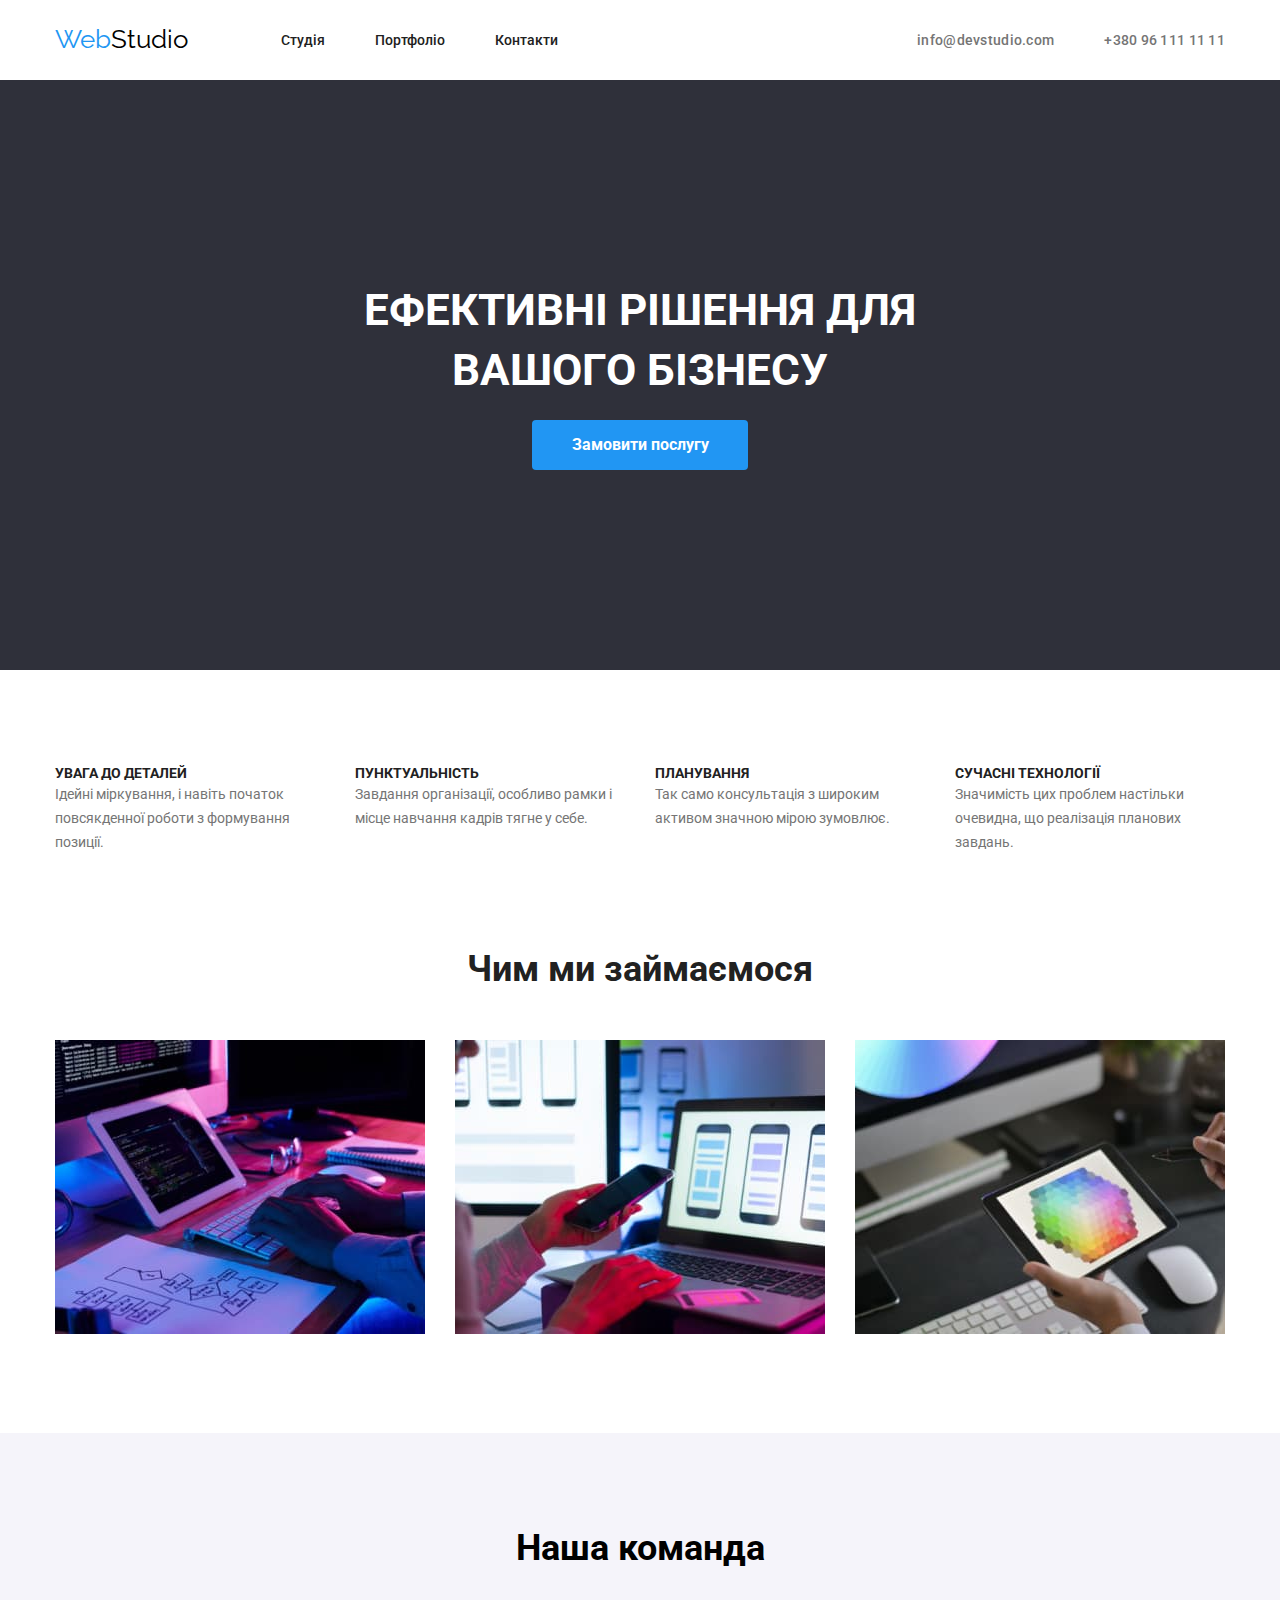
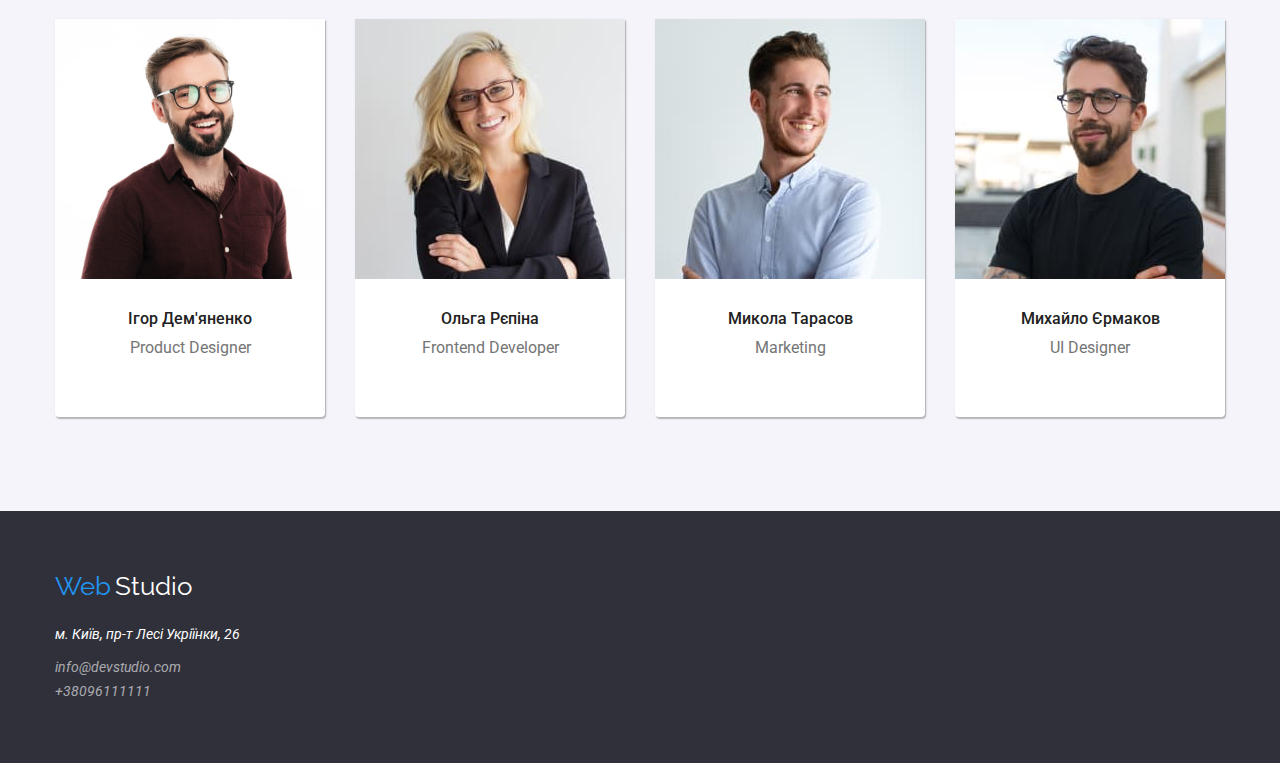
<file: index.html>
<!DOCTYPE html>
<html lang="en">
  <head>
    <meta charset="UTF-8" />
    <meta http-equiv="X-UA-Compatible" content="IE=edge" />
    <meta name="viewport" content="width=device-width, initial-scale=1.0" />
    <link rel="preconnect" href="https://fonts.googleapis.com" />
    <link rel="preconnect" href="https://fonts.gstatic.com" crossorigin />
    <link
      href="https://fonts.googleapis.com/css2?family=Raleway:wght@700&family=Roboto:wght@400;500;700;900&display=swap"
      rel="stylesheet"
    />
    <link
      rel="stylesheet"
      href="https://cdnjs.cloudflare.com/ajax/libs/modern-normalize/1.1.0/modern-normalize.min.css"
    />
    <link rel="stylesheet" href="./Styles/styles.css" />
    <title>Web studio</title>
  </head>
  <body class="body">
    <!--Header-->
    <header class="header">
      <div class="conteiner header_navi">
        <nav>
          <ul class="header_list list">
            <li class="item">
              <a
                class="header_logo"
                href="./index.html"
                rel="noopeper noreforrer nofollow"
                ><span class="web">Web</span
                ><span class="webstudio">Studio</span></a
              >
            </li>
            <li class="header_item">
              <a class="studio" href="">Студія</a>
            </li>
            <li class="header_item">
              <a
                class="portfolio"
                href="./portfolio.html"
                rel="noopeper noreforrer nofollow"
                >Портфоліо</a
              >
            </li>
            <li class="header_item">
              <a class="contacs" href="">Контакти</a>
            </li>
          </ul>
        </nav>
        <!--Top Line-->
        <ul class="out_list list">
          <li class="item">
            <a
              class="mail"
              href="mailto:info@devstudio.com"
              rel="noopeper noreforrer nofollow"
              >info@devstudio.com</a
            >
          </li>
          <li class="item">
            <a class="tel" href="tel:+380961111111">+380 96 111 11 11</a>
          </li>
        </ul>
      </div>
    </header>
    <!--Hero-->
    <main class="main">
      <section class="section hero">
        <div class="conteiner main_class">
          <h1 class="hero_title">Ефективні рішення для вашого бізнесу</h1>
          <button type="button" class="hero_btm">
            <span class="button_text">Замовити послугу</span>
          </button>
        </div>
      </section>
      <!--description-->
      <section class="section section_description">
        <div class="conteiner">
          <ul class="description">
            <li class="description_title">
              <h3 class="description-list">УВАГА ДО ДЕТАЛЕЙ</h3>
              <p class="coment">
                Ідейні міркування, і навіть початок повсякденної роботи з
                формування позиції.
              </p>
            </li>
            <li class="description_title">
              <h3 class="description-list">ПУНКТУАЛЬНІСТЬ</h3>
              <p class="coment">
                Завдання організації, особливо рамки і місце навчання кадрів
                тягне у себе.
              </p>
            </li>
            <li class="description_title">
              <h3 class="description-list">ПЛАНУВАННЯ</h3>
              <p class="coment">
                Так само консультація з широким активом значною мірою зумовлює.
              </p>
            </li>
            <li class="description_title">
              <h3 class="description-list">СУЧАСНІ ТЕХНОЛОГІЇ</h3>
              <p class="coment">
                Значимість цих проблем настільки очевидна, що реалізація
                планових завдань.
              </p>
            </li>
          </ul>
        </div>
      </section>
      <!--About-->
      <section class="section about_conteiner">
        <div class="conteiner conteiner_our">
          <h2 class="about-work">Чим ми займаємося</h2>
          <ul class="list about_work">
            <li class="about_img">
              <img src="./img/web.jpg" alt="Work1" width="370" />
            </li>
            <li class="about_img">
              <img src="./img/mob.jpg" alt="Work2" width="370" />
            </li>
            <li class="about_img">
              <img src="./img/disene.jpg" alt="Work3" width="370" />
            </li>
          </ul>
        </div>
      </section>
      <!--Our team-->
      <section class="section section_team">
        <h2 class="team_tekst">Наша команда</h2>
        <div class="conteiner conteiner_our">
          <ul class="list user_team ">
            <li class="team_img">
              <img
                class="our_img"
                src="./img/igor.jpg"
                alt="user igor"
                width="270"
              />
              <h3 class="name">Ігор Дем'яненко</h3>
              <p class="team_work">Product Designer</p>
            </li>
            <li class="team_img">
              <img
                class="our_img"
                src="./img/olga.jpg"
                alt="user olga"
                width="270"
              />
              <h3 class="name">Ольга Рєпіна</h3>
              <p class="team_work">Frontend Developer</p>
            </li>
            <li class="team_img">
              <img
                class="our_img"
                src="./img/mukola.jpg"
                alt="user mukola"
                width="270"
              />
              <h3 class="name">Микола Тарасов</h3>
              <p class="team_work">Marketing</p>
            </li>
            <li class="team_img">
              <img
                class="our_img"
                src="./img/muhailo.jpg"
                alt="user muhailo"
                width="270"
              />
              <h3 class="name">Михайло Єрмаков</h3>
              <p class="team_work">UI Designer</p>
            </li>
          </ul>
        </div>
      </section>
    </main>
    <!--Footer-->
    <footer class="footer">
      <div class="conteiner conteiner_footer">
        <a
          class="footer_web"
          href="./index.html"
          rel="noopeper noreforrer nofollow"
        >
          <span class="web">Web</span>
          <span class="web_studio">Studio</span></a
        >
        <address>
          <ul class="footer_list list">
            <li class="footer_href">
              <a
                class="navigation"
                href="https://goo.gl/maps/btzMH1qsc4WPmSUG9"
                rel="noopeper noreforrer nofollow"
              >
                м. Київ, пр-т Лесі Укріїнки, 26
              </a>
            </li>
            <li class="footer_mel">
              <a
                class="footer_mail"
                href="mailto:info@devstudio.com"
                rel="noopeper noreforrer nofollow"
                >info@devstudio.com</a
              >
            </li>
            <li class="footer_mel">
              <a class="footer_tel" href="tel:+380961111111">+38096111111</a>
            </li>
          </ul>
        </address>
      </div>
    </footer>
  </body>
</html>
</file>
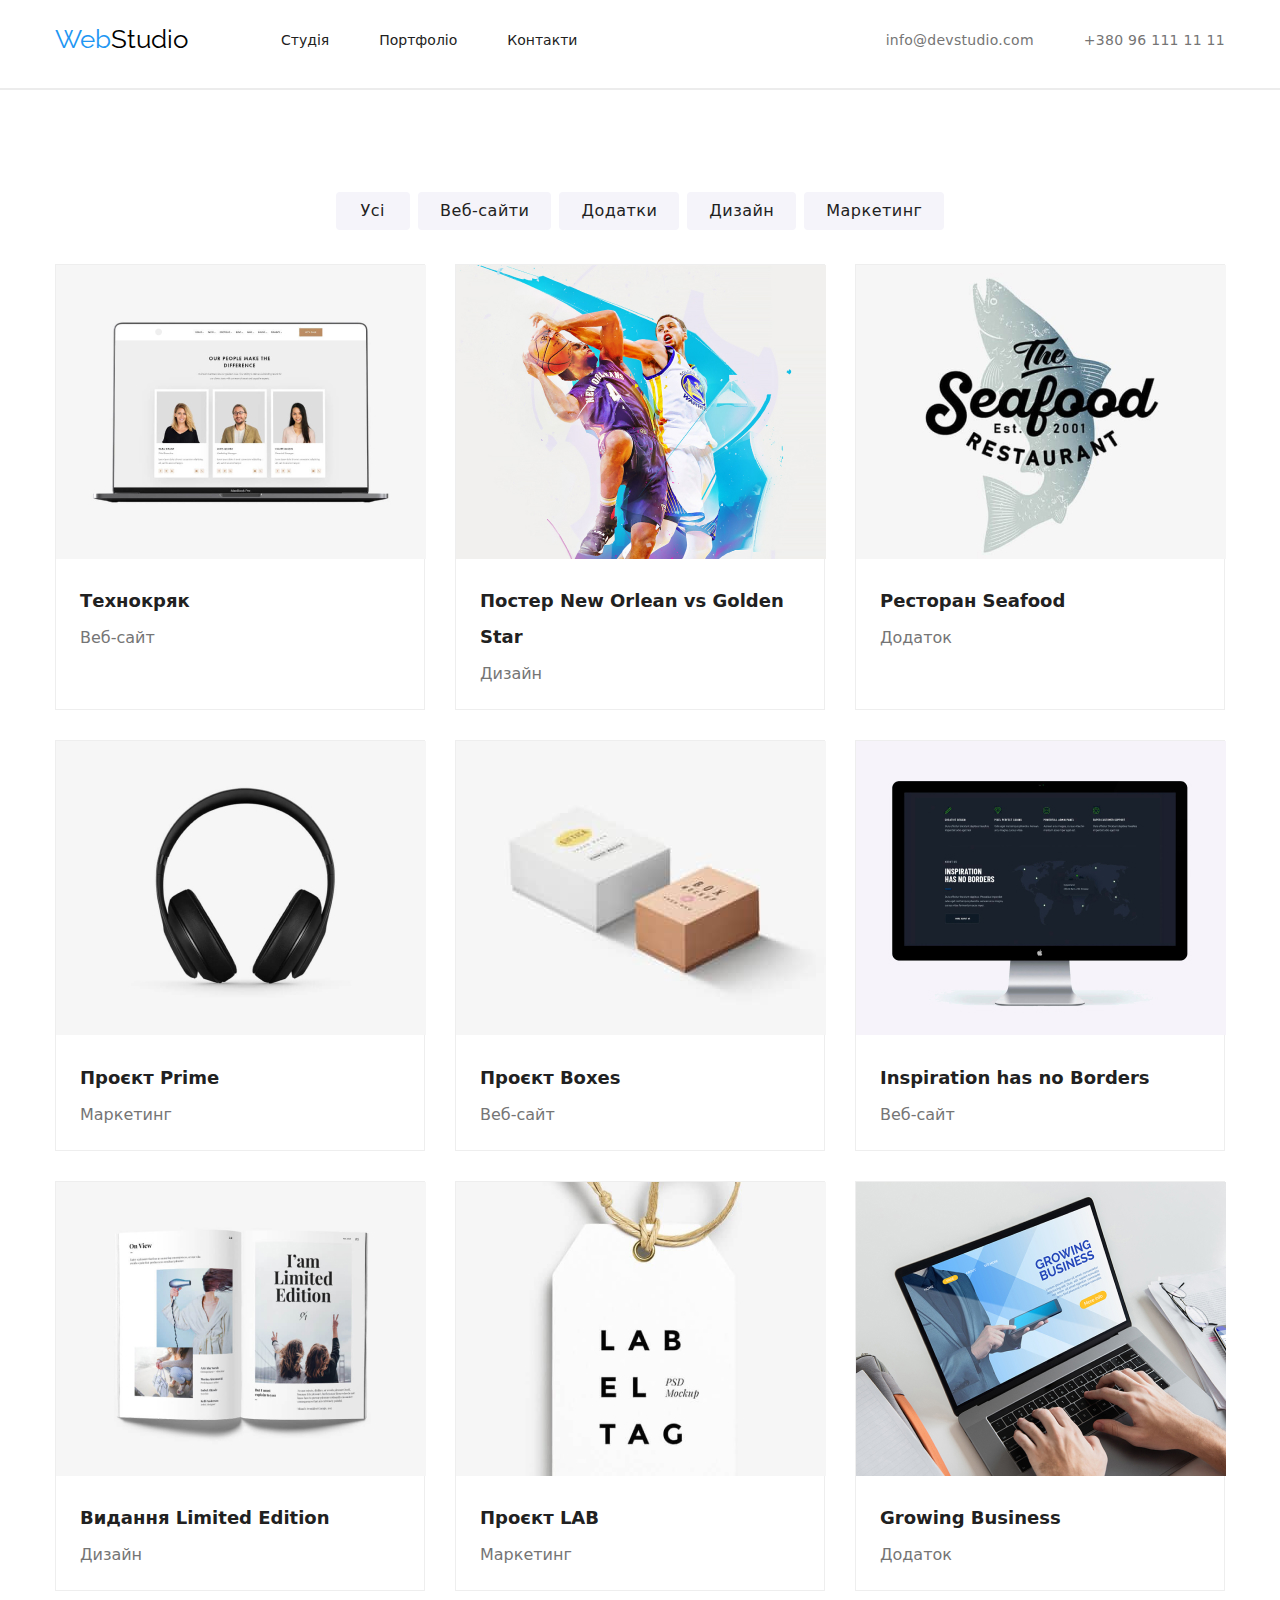
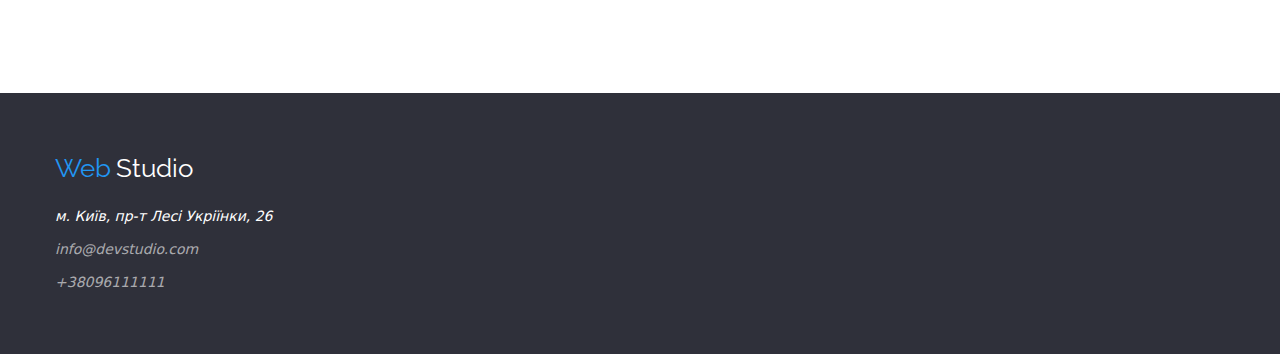
<file: portfolio.html>
<!DOCTYPE html>
<html lang="en">
  <head>
    <meta charset="UTF-8" />
    <meta http-equiv="X-UA-Compatible" content="IE=edge" />
    <meta name="viewport" content="width=device-width, initial-scale=1.0" />
    <link rel="preconnect" href="https://fonts.googleapis.com" />
    <link rel="preconnect" href="https://fonts.gstatic.com" crossorigin />
    <link
      href="https://fonts.googleapis.com/css2?family=Raleway:wght@700&family=Roboto:wght@400;500;700;900&display=swap"
      rel="stylesheet"
    />
    <link
      rel="stylesheet"
      href="https://cdnjs.cloudflare.com/ajax/libs/modern-normalize/1.1.0/modern-normalize.min.css"
    />
    <link rel="stylesheet" href="./Styles/styles.css" />
    <title>Portfolio</title>
  </head>
  <body>
    <!--Header-->
    <header>
      <div class="conteiner header_navi">
        <nav>
          <ul class="header_list list">
            <li class="item">
              <a
                class="header_logo"
                href="./index.html"
                rel="noopeper noreforrer nofollow"
                ><span class="web">Web</span
                ><span class="webstudio">Studio</span></a
              >
            </li>
            <li class="header_item">
              <a class="studio" href="">Студія</a>
            </li>
            <li class="header_item">
              <a
                class="portfolio"
                href="./portfolio.html"
                rel="noopeper noreforrer nofollow"
                >Портфоліо</a
              >
            </li>
            <li class="header_item">
              <a class="contacs" href="">Контакти</a>
            </li>
          </ul>
        </nav>
        <!--Top Line-->
        <ul class="out_list list">
          <li class="item">
            <a
              class="mail"
              href="mailto:info@devstudio.com"
              rel="noopeper noreforrer nofollow"
              >info@devstudio.com</a
            >
          </li>
          <li class="item">
            <a class="tel" href="tel:+380961111111">+380 96 111 11 11</a>
          </li>
        </ul>
      </div>
    </header>
    <hr class="line" />
    <!--Section Portfolio-->
    <section class="section section_portfolio">
      <div class="conteiner conteiner_portfolio">
        <ul class="list list_portfolio">
          <li class="link_portfolio">
            <button type="button" class="button_listen">
              <span class="button_active">Усі</span>
            </button>
          </li>
          <li class="link_portfolio">
            <button type="button" class="button_portfolio">
              <span class="button_prtfl">Веб-сайти</span>
            </button>
          </li>
          <li class="link_portfolio">
            <button type="button" class="button_portfolio">
              <span class="button_prtfl">Додатки</span>
            </button>
          </li>
          <li class="link_portfolio">
            <button type="button" class="button_portfolio">
              <span class="button_prtfl">Дизайн</span>
            </button>
          </li>
          <li class="link_portfolio">
            <button type="button" class="button_portfolio">
              <span class="button_prtfl">Маркетинг</span>
            </button>
          </li>
        </ul>
        <ul class="list img_portfolio">
          <li class="portfolio_list">
            <a class="portfolio_tekst" href="">
              <img src="./img/tegnocrack.jpg" alt="Technocrack" width="370" />
              <h3 class="about_name">Технокряк</h3>
              <p class="about_text">Веб-сайт</p>
            </a>
          </li>
          <li class="portfolio_list">
            <a class="portfolio_tekst" href="">
              <img
                src="./img/poster-new-orlean.jpg"
                alt=" New Orlean_vs_Golden_Star_poster"
                width="370"
              />
              <h3 class="about_name">Постер New Orlean vs Golden Star</h3>
              <p class="about_text">Дизайн</p>
            </a>
          </li>
          <li class="portfolio_list">
            <a class="portfolio_tekst" href="">
              <img
                src="./img/sea-food.jpg"
                alt="Seafood_Restaurant"
                width="370"
              />
              <h3 class="about_name">Ресторан Seafood</h3>
              <p class="about_text">Додаток</p>
            </a>
          </li>
          <li class="portfolio_list">
            <a class="portfolio_tekst" href="">
              <img
                src="./img/project-prime.jpg"
                alt="Projeckt_Prime"
                width="370"
              />
              <h3 class="about_name">Проєкт Prime</h3>
              <p class="about_text">Маркетинг</p>
            </a>
          </li>
          <li class="portfolio_list">
            <a class="portfolio_tekst" href="">
              <img
                src="./img/project-boxes.jpg"
                alt="Projeckt_Boxes"
                width="370"
              />
              <h3 class="about_name">Проєкт Boxes</h3>
              <p class="about_text">Веб-сайт</p>
            </a>
          </li>
          <li class="portfolio_list">
            <a class="portfolio_tekst" href="">
              <img
                src="./img/web-sait.jpg"
                alt="Inspiration_has_no_Borders"
                width="370"
              />
              <h3 class="about_name">Inspiration has no Borders</h3>
              <p class="about_text">Веб-сайт</p>
            </a>
          </li>
          <li class="portfolio_list">
            <a class="portfolio_tekst" href="">
              <img
                src="./img/limited-edition.jpg"
                alt="Vidanna_Limited_Edition"
                width="370"
              />
              <h3 class="about_name">Видання Limited Edition</h3>
              <p class="about_text">Дизайн</p>
            </a>
          </li>
          <li class="portfolio_list">
            <a class="portfolio_tekst" href="">
              <img
                src="./img/projeckt-lab.jpg"
                alt="Projeckt_LAB"
                width="370"
              />
              <h3 class="about_name">Проєкт LAB</h3>
              <p class="about_text">Маркетинг</p>
            </a>
          </li>
          <li class="portfolio_list">
            <a class="portfolio_tekst" href="">
              <img
                src="./img/groeinh-business.jpg"
                alt="Growing_Business"
                width="370"
              />
              <h3 class="about_name">Growing Business</h3>
              <p class="about_text">Додаток</p>
            </a>
          </li>
        </ul>
      </div>
    </section>
    <!-- Footer -->
    <footer class="footer">
      <div class="conteiner conteiner_footer">
        <a
          class="footer_web"
          href="./index.html"
          rel="noopeper noreforrer nofollow"
        >
          <span class="web">Web</span>
          <span class="web_studio">Studio</span></a
        >
        <address>
          <ul class="footer_list list">
            <li class="footer_href">
              <a
                class="navigation"
                href="https://goo.gl/maps/btzMH1qsc4WPmSUG9"
                rel="noopeper noreforrer nofollow"
              >
                м. Київ, пр-т Лесі Укріїнки, 26
              </a>
            </li>
            <li class="footer_href">
              <a
                class="footer_mail"
                href="mailto:info@devstudio.com"
                rel="noopeper noreforrer nofollow"
                >info@devstudio.com</a
              >
            </li>
            <li class="footer_href">
              <a class="footer_tel" href="tel:+380961111111">+38096111111</a>
            </li>
          </ul>
        </address>
      </div>
    </footer>
  </body>
</html>
</file>
<file: Styles/styles.css>
html {
  box-sizing: border-box;
}

*,
*::before,
*::after {
  box-sizing: inherit;
}

h1,
h2,
h3,
p,
ol[class] {
  margin: 0;
  text-decoration: none;
}

.list,
li {
  list-style: none;
}

.list {
  padding: 0px;
  margin: 0px;
}

.body {
  font-family: "Roboto", sans-serif;
  padding: 0;
  margin: 0;
}

.main_educetion {
}

.section {
  /* border: 1px solid aqua; */
}

.conteiner {
  width: 1200px;
  margin: 0 auto;
  padding-left: 15px;
  padding-right: 15px;
  /* border: 1px solid red; */
}

.line {
  border: 1px solid #ececec;
}

a {
  text-decoration: none;
}

.footer {
  cursor: none;
}

/* Header */

.header {
}

.header_navi {
  display: flex;
  align-items: center;
  height: 80px;
}

.item {
  /* vertical-align: middle; */
}

.header_logo {
  margin-right: 93px;
  padding-top: 24px;
  padding-bottom: 25px;
  display: flex;
  /* background-color: red; */
}

.header_list {
  vertical-align: middle;
  display: flex;
  /* padding-top: 24px;
  padding-bottom: 25px; */
  /* background-color: tomato; */
}

.header_item {
  display: flex;
  padding-top: 32px;
  padding-bottom: 32px;
  /* background-color: #2f303a; */
}

.header_list .header_item + .header_item {
  margin-left: 50px;
}

/* <!--Top Line--> */

.out_list {
  display: flex;
  margin-left: auto;
  /* background-color: aqua; */
}

.out_list .item {
  padding-top: 32px;
  padding-bottom: 32px;
}

.out_list .item + .item {
  margin-left: 50px;
}

.web {
  font-family: "Raleway";
  font-size: 26px;
  line-height: calc(31 / 26);
  color: #2196f3;
}

.webstudio {
  font-family: "Raleway";
  font-size: 26px;
  line-height: calc(31 / 26);
  color: #000000;
}

.web_studio {
  font-family: "Raleway";
  font-size: 26px;
  line-height: calc(31 / 26);
  color: #ffffff;
}

.studio {
  font-weight: 500;
  font-size: 14px;
  line-height: calc(16 / 14);
  color: #212121;
}

.studio:hover {
  color: #2196f3;
}

.portfolio {
  font-weight: 500;
  font-size: 14px;
  line-height: calc(16 / 14);
  color: #212121;
}

.portfolio_header:hover {
  /* background-color: #2196f3; */
}

.contacs {
  font-weight: 500;
  font-size: 14px;
  line-height: calc(16 / 14);
  color: #212121;
}

.mail:hover,
.studio:hover,
.tel:hover,
.portfolio:hover,
.contacs:hover {
  color: #2196f3;
}

/* Top line */

.mail {
  font-weight: 500;
  font-size: 14px;
  line-height: calc(16 / 14);
  letter-spacing: 0.02em;
  color: #757575;
}

.tel {
  font-weight: 500;
  font-size: 14px;
  line-height: calc(16 / 14);
  letter-spacing: 0.02em;
  color: #757575;
}

/* Hero */

.hero {
  margin: 0px;
  background: #2f303a;
  margin-bottom: 94px;
  text-align: center;
}

.main_class {
  /* height: 600px; */
  text-align: center;
}

.hero_title {
  margin: auto;
  text-transform: uppercase;
  width: 600px;
  padding-top: 200px;
  padding-bottom: 20px;
  text-align: center;
  font-size: 44px;
  line-height: calc(60 / 44);
  color: #ffffff;
}

.hero_btm {
  border-radius: 4px;
  padding: 10px 32px;
  border: #2196f3;
  min-width: 216px;
  margin-bottom: 200px;
  background-color: #2196f3;
  text-align: center;
  cursor: pointer;
  text-decoration: none;
  font-weight: 700;
  font-size: 16px;
  line-height: calc(30 / 16);
}

.button_text {
  width: 152px;
  height: 30px;
  font-size: 16px;
  line-height: calc(30 / 16);
  color: #fff;
  display: inline-block;
}

/* Description */

.section_description {
  margin-bottom: 94px;
}

.description {
  display: flex;
}

.description_title:not(:last-child) {
  margin-right: 30px;
}

.description_title {
  display: inline-block;
}

.description-list {
  margin-bottom: 10px;
  width: 270px;
  font-weight: 700;
  font-size: 14px;
  line-height: calc(16 / 14);
  color: #212121;
  display: inline;
}

.description {
  justify-content: flex-end;
}

.coment {
  width: 270px;
  font-weight: 400;
  font-size: 14px;
  line-height: 24px;
  color: #757575;
}

/* About */

.about_conteiner {
}

.about-work {
  margin-bottom: 50px;
  text-align: center;
  font-size: 36px;
  line-height: calc(42 / 36);
  color: #212121;
}

.about_work {
  display: flex;
}

.about_img:not(:last-child) {
  margin-right: 30px;
}

.about_img {
  padding-bottom: 94px;
}

/* Our team */

.section_team {
  /* margin-bottom: 94px; */
  background-color: #f5f4fa;
}

.team_tekst {
  padding-top: 94px;
  padding-bottom: 50px;
  font-weight: 700;
  font-size: 36px;
  line-height: calc(42 / 36);
  text-align: center;
}

.user_team {
  display: flex;
  /* background-color: #2196f3; */
  text-align: center;
  padding-bottom: 94px;
}

.team_img {
  padding-bottom: 30px;
  width: 270px;
  background-color: #ffffff;
}

.team_img {
  border-radius: 0px 0px 4px 4px;
  box-shadow: 1px 1px 3px rgba(0, 0, 0, 0.12), 1px 2px 1px rgba(0, 0, 0, 0.2);
}

.team_img:not(:last-child) {
  margin-right: 30px;
}

.our_img {
  padding-bottom: 30px;
  display: block;
  background-color: #fff;
}

.name {
  padding-bottom: 10px;
  font-weight: 500;
  font-size: 16px;
  line-height: calc(19 / 16);
  color: #212121;
}

.team_work {
  padding-bottom: 30px;
  font-weight: 400;
  font-size: 16px;
  line-height: calc(19 / 16);
  color: #757575;
}

/* Section Portfolio */

.section_portfolio {
  padding-top: 94px;
  padding-bottom: 94px;
  background-color: #ffff;
}

.conteiner_portfolio {
  justify-content: end;
  /* padding-top: 94px; */
  border: 0px;
  /* background-color: #2196f3; */
}

.list_portfolio {
  display: flex;
  /* margin-left: 312px; */
  margin-bottom: 34px;
  justify-content: center;
  text-align: center;
}

.link_portfolio {
  display: flex;
}

.link_portfolio:not(:last-child) {
  margin-right: 8px;
}

.img_portfolio {
  display: flex;
  flex-wrap: wrap;
  /* background-color: tomato; */
}

.portfolio_tekst {
  width: 370px;
}

.portfolio_list {
  width: 370px;
  border: 1px solid #eeeeee;
  margin-right: 30px;
  margin-bottom: 30px;
  background-color: #ffffff;
}

.portfolio_list:nth-child(3n) {
  margin-right: 0;
}

.portfolio_list:nth-child(n + 7) {
  margin-bottom: 8px;
}

.button_listen {
  padding: 6px 25px;
  background-color: #f5f4fa;
  border: #f5f4fa;
  border-radius: 4px;
  cursor: pointer;
  font-weight: 500;
  font-size: 16px;
  line-height: calc(26 / 16);
  letter-spacing: 0.03em;
  text-align: center;
  color: #212121;
}

.button_active {
  /* font-weight: 500;
  font-size: 16px;
  line-height: calc(26 / 16);
  letter-spacing: 0.03em;
  text-align: center;
  color: #212121; */
}

.button_portfolio {
  border-radius: 4px;
  padding: 6px 22px;
  background-color: #f5f4fa;
  border: #f5f4fa;
  cursor: pointer;
  font-weight: 500;
  font-size: 16px;
  line-height: calc(26 / 16);
  letter-spacing: 0.03em;
  text-align: center;
  color: #212121;
  border: #212121;
}

/* .button_prtfl {
  font-weight: 500;
  font-size: 16px;
  line-height: calc(26 / 16);
  letter-spacing: 0.03em;
  text-align: center;
  color: #212121;
  border: #212121;
} */

/* .button_active:hover,
.button_prtfl:hover {
  color: #ffffff;
} */

.button_portfolio:hover,
.button_listen:hover {
  box-shadow: 0px 3px 1px rgba(0, 0, 0, 0.1), 0px 1px 2px rgba(0, 0, 0, 0.08),
    0px 2px 2px rgba(0, 0, 0, 0.12);
  border-radius: 4px;
  background-color: #2196f3;
  color: #ffffff;
}

.about_name {
  width: 322px;
  margin: 20px 24px 4px 24px;
  /* padding-left: 24px;
  padding-top: 20px; */
  font-weight: 700;
  font-size: 18px;
  line-height: calc(36 / 18);
  color: #212121;
  text-decoration: none;
  /* background-color: royalblue; */
}

.about_text {
  width: 322px;
  margin: 0 24px 20px 24px;
  /* padding-top: 4px;
  padding-left: 24px;
  padding-bottom: 20px; */
  font-weight: 400;
  font-size: 16px;
  line-height: calc(30 / 16);
  color: #757575;
  /* background-color: red; */
}

/* Footer */

.conteiner_footer {
}

.footer {
  background: #2f303a;
}

.footer_web {
  display: block;
  padding-top: 60px;
  padding-bottom: 20px;
}

.footer_list {
  display: block;
  padding-bottom: 60px;
}

.footer_href {
}

.footer_href:not(:last-child) {
  padding-bottom: 9px;
}

.navigation {
  font-weight: 400;
  font-size: 14px;
  line-height: calc(24 / 14);
  color: #ffffff;
  cursor: auto;
}

.footer_mail {
  font-weight: 400;
  font-size: 14px;
  line-height: calc(24 / 14);
  color: rgba(255, 255, 255, 0.6);
  cursor: auto;
}

.footer_tel {
  font-weight: 400;
  font-size: 14px;
  line-height: calc(24 / 14);
  color: rgba(255, 255, 255, 0.6);
  cursor: auto;
}
</file>
